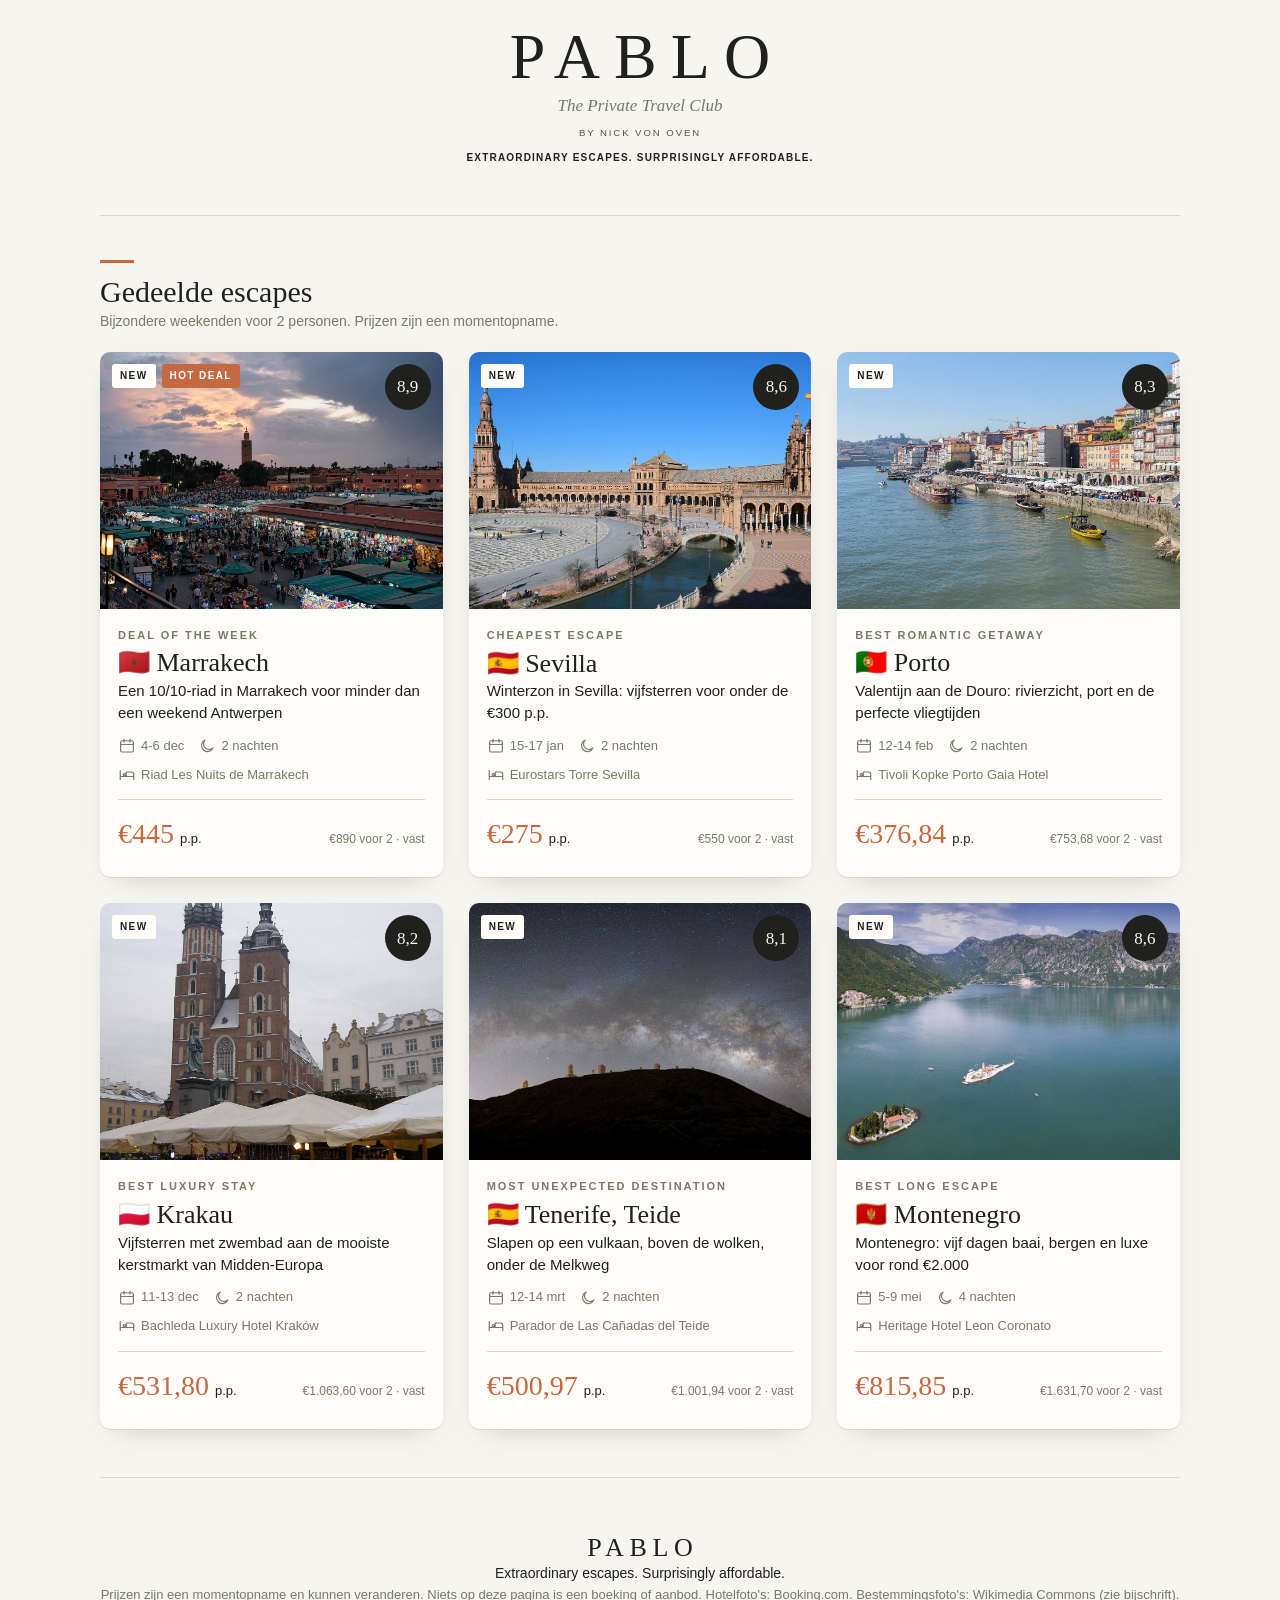
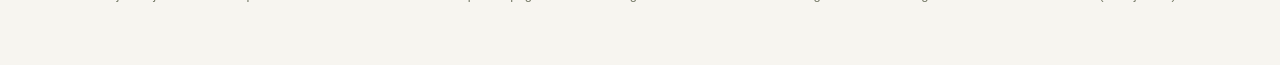
<file: index.html>
<!doctype html><html lang="nl"><head><meta charset="utf-8">
<meta name="viewport" content="width=device-width,initial-scale=1,viewport-fit=cover">
<title>PABLO · Gedeelde escapes</title><meta name="description" content="Bijzondere weekenden voor 2 personen, met gecontroleerde prijzen."><meta name="robots" content="noindex">
<link rel="canonical" href="https://nickvonoven-code.github.io/pablo-escapes/">
<meta property="og:type" content="article"><meta property="og:site_name" content="PABLO · The Private Travel Club">
<meta property="og:title" content="PABLO · Gedeelde escapes"><meta property="og:description" content="Bijzondere weekenden voor 2 personen, met gecontroleerde prijzen.">
<meta property="og:url" content="https://nickvonoven-code.github.io/pablo-escapes/"><meta property="og:image" content="https://nickvonoven-code.github.io/pablo-escapes/img/og-marrakech-dec-2026.jpg">
<meta property="og:image:width" content="1200"><meta property="og:image:height" content="630"><meta property="og:locale" content="nl_NL">
<meta name="twitter:card" content="summary_large_image"><meta name="twitter:title" content="PABLO · Gedeelde escapes">
<meta name="twitter:description" content="Bijzondere weekenden voor 2 personen, met gecontroleerde prijzen."><meta name="twitter:image" content="https://nickvonoven-code.github.io/pablo-escapes/img/og-marrakech-dec-2026.jpg">
<link rel="stylesheet" href="assets/style.css"></head><body><svg width="0" height="0" style="position:absolute"><defs><symbol id="i-plane" viewBox="0 0 24 24" fill="none" stroke="currentColor" stroke-width="1.6" stroke-linecap="round" stroke-linejoin="round"><path d="M2.5 19h19M10.5 13.5 4 11l1.5-1.5 7 1 4.5-4.5c.8-.8 2.2-.8 3 0s.8 2.2 0 3l-4.5 4.5 1 7L15 22l-2.5-6.5-3 3V21l-1.5 1-1-3-3-1 1-1.5h2.5z"/></symbol><symbol id="i-bed" viewBox="0 0 24 24" fill="none" stroke="currentColor" stroke-width="1.6" stroke-linecap="round" stroke-linejoin="round"><path d="M3 18V6M3 14h18v4M21 14v-3a3 3 0 0 0-3-3h-7v6M7 11.5a1.5 1.5 0 1 0 0-.01"/></symbol><symbol id="i-moon" viewBox="0 0 24 24" fill="none" stroke="currentColor" stroke-width="1.6" stroke-linecap="round" stroke-linejoin="round"><path d="M20 14.5A8 8 0 1 1 9.5 4a6.5 6.5 0 0 0 10.5 10.5z"/></symbol><symbol id="i-cal" viewBox="0 0 24 24" fill="none" stroke="currentColor" stroke-width="1.6" stroke-linecap="round" stroke-linejoin="round"><rect x="3.5" y="5" width="17" height="15" rx="2"/><path d="M3.5 10h17M8 3v4M16 3v4"/></symbol><symbol id="i-bag" viewBox="0 0 24 24" fill="none" stroke="currentColor" stroke-width="1.6" stroke-linecap="round" stroke-linejoin="round"><rect x="3" y="7.5" width="18" height="12.5" rx="2"/><path d="M9 7.5V5.5a1.5 1.5 0 0 1 1.5-1.5h3A1.5 1.5 0 0 1 15 5.5v2M3 13h18"/></symbol><symbol id="i-star" viewBox="0 0 24 24" fill="none" stroke="currentColor" stroke-width="1.6" stroke-linecap="round" stroke-linejoin="round"><path d="m12 3.5 2.6 5.3 5.9.9-4.3 4.1 1 5.8L12 16.9l-5.2 2.7 1-5.8L3.5 9.7l5.9-.9z"/></symbol><symbol id="i-train" viewBox="0 0 24 24" fill="none" stroke="currentColor" stroke-width="1.6" stroke-linecap="round" stroke-linejoin="round"><rect x="5" y="3.5" width="14" height="13" rx="3"/><path d="M5 10.5h14M8.5 20.5l1.5-4M15.5 20.5l-1.5-4M9 13.5h.01M15 13.5h.01"/></symbol><symbol id="i-car" viewBox="0 0 24 24" fill="none" stroke="currentColor" stroke-width="1.6" stroke-linecap="round" stroke-linejoin="round"><path d="M5 16.5V12l2-5h10l2 5v4.5M3.5 16.5h17M7 19.5v-3M17 19.5v-3M7.5 13.5h.01M16.5 13.5h.01"/></symbol><symbol id="i-clock" viewBox="0 0 24 24" fill="none" stroke="currentColor" stroke-width="1.6" stroke-linecap="round" stroke-linejoin="round"><circle cx="12" cy="12" r="8.5"/><path d="M12 7.5V12l3 2"/></symbol><symbol id="i-back" viewBox="0 0 24 24" fill="none" stroke="currentColor" stroke-width="1.6" stroke-linecap="round" stroke-linejoin="round"><path d="M15 5 8 12l7 7"/></symbol><symbol id="i-pin" viewBox="0 0 24 24" fill="none" stroke="currentColor" stroke-width="1.6" stroke-linecap="round" stroke-linejoin="round"><path d="M12 21s-6.5-6-6.5-11a6.5 6.5 0 0 1 13 0c0 5-6.5 11-6.5 11z"/><circle cx="12" cy="10" r="2.3"/></symbol><symbol id="i-sun" viewBox="0 0 24 24" fill="none" stroke="currentColor" stroke-width="1.6" stroke-linecap="round" stroke-linejoin="round"><circle cx="12" cy="12" r="4"/><path d="M12 2.5v2M12 19.5v2M2.5 12h2M19.5 12h2M5.3 5.3l1.4 1.4M17.3 17.3l1.4 1.4M5.3 18.7l1.4-1.4M17.3 6.7l1.4-1.4"/></symbol><symbol id="i-ext" viewBox="0 0 24 24" fill="none" stroke="currentColor" stroke-width="1.6" stroke-linecap="round" stroke-linejoin="round"><path d="M14 4h6v6M20 4l-9 9M18 14v5a1 1 0 0 1-1 1H5a1 1 0 0 1-1-1V7a1 1 0 0 1 1-1h5"/></symbol><symbol id="i-wallet" viewBox="0 0 24 24" fill="none" stroke="currentColor" stroke-width="1.6" stroke-linecap="round" stroke-linejoin="round"><rect x="3" y="6" width="18" height="14" rx="2"/><path d="M3 10h18M16 15h.01M6 6l9-3 1.5 3"/></symbol><symbol id="i-list" viewBox="0 0 24 24" fill="none" stroke="currentColor" stroke-width="1.6" stroke-linecap="round" stroke-linejoin="round"><path d="M9 6h11M9 12h11M9 18h11M4 6h.01M4 12h.01M4 18h.01"/></symbol></defs></svg>
<div class="home"><header class="mast"><div class="mast-in"><a href="" class="logo" style="text-decoration:none;color:inherit">PABLO</a><div class="sub">The Private Travel Club</div><div class="byline" style="font-size:.6rem;letter-spacing:.2em;text-transform:uppercase;opacity:.75;margin-top:.35rem">By Nick von Oven</div><div class="tag">Extraordinary escapes. Surprisingly affordable.</div></div></header><div class="wrap"><section class="sec"><div class="sec-h"><h2>Gedeelde escapes</h2><p>Bijzondere weekenden voor 2 personen. Prijzen zijn een momentopname.</p></div><div class="grid"><a class="card" href="marrakech-dec-2026/"><div class="card-img"><img class="ph" src="img/mar-d1.jpg" alt="Bestemming: Jemaa el-Fnaa bij zonsondergang (Wikimedia Commons)" loading="lazy"><div class="badges"><span class="badge b-new">NEW</span><span class="badge b-hot">HOT DEAL</span></div><div class="score">8,9</div></div>
<div class="card-body"><div class="kicker">Deal of the Week</div><h3>🇲🇦 Marrakech</h3><p class="hl">Een 10/10-riad in Marrakech voor minder dan een weekend Antwerpen</p>
<ul class="meta"><li><svg class="ic" viewBox="0 0 24 24" aria-hidden="true"><use href="#i-cal"/></svg>4-6 dec</li><li><svg class="ic" viewBox="0 0 24 24" aria-hidden="true"><use href="#i-moon"/></svg>2 nachten</li><li><svg class="ic" viewBox="0 0 24 24" aria-hidden="true"><use href="#i-bed"/></svg>Riad Les Nuits de Marrakech</li></ul>
<div class="price"><span class="pp">€445</span><span class="unit">p.p.</span><span class="tot">€890 voor 2 · vast</span></div></div></a><a class="card" href="sevilla-jan-2027/"><div class="card-img"><img class="ph" src="img/sev-d1.jpg" alt="Bestemming: Plaza de España (Wikimedia Commons)" loading="lazy"><div class="badges"><span class="badge b-new">NEW</span></div><div class="score">8,6</div></div>
<div class="card-body"><div class="kicker">Cheapest Escape</div><h3>🇪🇸 Sevilla</h3><p class="hl">Winterzon in Sevilla: vijfsterren voor onder de €300 p.p.</p>
<ul class="meta"><li><svg class="ic" viewBox="0 0 24 24" aria-hidden="true"><use href="#i-cal"/></svg>15-17 jan</li><li><svg class="ic" viewBox="0 0 24 24" aria-hidden="true"><use href="#i-moon"/></svg>2 nachten</li><li><svg class="ic" viewBox="0 0 24 24" aria-hidden="true"><use href="#i-bed"/></svg>Eurostars Torre Sevilla</li></ul>
<div class="price"><span class="pp">€275</span><span class="unit">p.p.</span><span class="tot">€550 voor 2 · vast</span></div></div></a><a class="card" href="porto-feb-2027/"><div class="card-img"><img class="ph" src="img/por-d1.jpg" alt="Bestemming: Ribeira vanaf de Dom Luís-brug (Wikimedia Commons)" loading="lazy"><div class="badges"><span class="badge b-new">NEW</span></div><div class="score">8,3</div></div>
<div class="card-body"><div class="kicker">Best Romantic Getaway</div><h3>🇵🇹 Porto</h3><p class="hl">Valentijn aan de Douro: rivierzicht, port en de perfecte vliegtijden</p>
<ul class="meta"><li><svg class="ic" viewBox="0 0 24 24" aria-hidden="true"><use href="#i-cal"/></svg>12-14 feb</li><li><svg class="ic" viewBox="0 0 24 24" aria-hidden="true"><use href="#i-moon"/></svg>2 nachten</li><li><svg class="ic" viewBox="0 0 24 24" aria-hidden="true"><use href="#i-bed"/></svg>Tivoli Kopke Porto Gaia Hotel</li></ul>
<div class="price"><span class="pp">€376,84</span><span class="unit">p.p.</span><span class="tot">€753,68 voor 2 · vast</span></div></div></a><a class="card" href="krakau-dec-2026/"><div class="card-img"><img class="ph" src="img/kra-d1.jpg" alt="Bestemming: kerstmarkt op de Rynek (Wikimedia Commons)" loading="lazy"><div class="badges"><span class="badge b-new">NEW</span></div><div class="score">8,2</div></div>
<div class="card-body"><div class="kicker">Best Luxury Stay</div><h3>🇵🇱 Krakau</h3><p class="hl">Vijfsterren met zwembad aan de mooiste kerstmarkt van Midden-Europa</p>
<ul class="meta"><li><svg class="ic" viewBox="0 0 24 24" aria-hidden="true"><use href="#i-cal"/></svg>11-13 dec</li><li><svg class="ic" viewBox="0 0 24 24" aria-hidden="true"><use href="#i-moon"/></svg>2 nachten</li><li><svg class="ic" viewBox="0 0 24 24" aria-hidden="true"><use href="#i-bed"/></svg>Bachleda Luxury Hotel Kraków</li></ul>
<div class="price"><span class="pp">€531,80</span><span class="unit">p.p.</span><span class="tot">€1.063,60 voor 2 · vast</span></div></div></a><a class="card" href="tenerife-teide-mrt-2027/"><div class="card-img"><img class="ph" src="img/tei-d3.jpg" alt="Bestemming: sterrenhemel boven het Teide-observatorium (Wikimedia Commons)" loading="lazy"><div class="badges"><span class="badge b-new">NEW</span></div><div class="score">8,1</div></div>
<div class="card-body"><div class="kicker">Most Unexpected Destination</div><h3>🇪🇸 Tenerife, Teide</h3><p class="hl">Slapen op een vulkaan, boven de wolken, onder de Melkweg</p>
<ul class="meta"><li><svg class="ic" viewBox="0 0 24 24" aria-hidden="true"><use href="#i-cal"/></svg>12-14 mrt</li><li><svg class="ic" viewBox="0 0 24 24" aria-hidden="true"><use href="#i-moon"/></svg>2 nachten</li><li><svg class="ic" viewBox="0 0 24 24" aria-hidden="true"><use href="#i-bed"/></svg>Parador de Las Cañadas del Teide</li></ul>
<div class="price"><span class="pp">€500,97</span><span class="unit">p.p.</span><span class="tot">€1.001,94 voor 2 · vast</span></div></div></a><a class="card" href="montenegro-mei-2027/"><div class="card-img"><img class="ph" src="img/mne-d1.jpg" alt="Bestemming: Baai van Kotor bij Perast (Wikimedia Commons, Chensiyuan, CC BY-SA 4.0)" loading="lazy"><div class="badges"><span class="badge b-new">NEW</span></div><div class="score">8,6</div></div>
<div class="card-body"><div class="kicker">Best Long Escape</div><h3>🇲🇪 Montenegro</h3><p class="hl">Montenegro: vijf dagen baai, bergen en luxe voor rond €2.000</p>
<ul class="meta"><li><svg class="ic" viewBox="0 0 24 24" aria-hidden="true"><use href="#i-cal"/></svg>5-9 mei</li><li><svg class="ic" viewBox="0 0 24 24" aria-hidden="true"><use href="#i-moon"/></svg>4 nachten</li><li><svg class="ic" viewBox="0 0 24 24" aria-hidden="true"><use href="#i-bed"/></svg>Heritage Hotel Leon Coronato</li></ul>
<div class="price"><span class="pp">€815,85</span><span class="unit">p.p.</span><span class="tot">€1.631,70 voor 2 · vast</span></div></div></a></div></section><footer class="foot"><div class="logo s">PABLO</div><div>Extraordinary escapes. Surprisingly affordable.</div><div class="small">Prijzen zijn een momentopname en kunnen veranderen. Niets op deze pagina is een boeking of aanbod. Hotelfoto's: Booking.com. Bestemmingsfoto's: Wikimedia Commons (zie bijschrift).</div></footer></div></div></body></html>
</file>
<file: assets/style.css>
:root{--ivory:#F7F5F0;--char:#20201E;--sand:#DED5C7;--olive:#777B68;--accent:#C46A43;--paper:#FFFDF9;
--serif:"Iowan Old Style","Palatino Linotype",Palatino,"Book Antiqua",Georgia,serif;
--sans:-apple-system,BlinkMacSystemFont,"SF Pro Text","Helvetica Neue",Inter,Arial,sans-serif}
*{box-sizing:border-box}html{scroll-behavior:smooth;-webkit-text-size-adjust:100%}
body{margin:0;background:var(--ivory);color:var(--char);font:16px/1.6 var(--sans);-webkit-font-smoothing:antialiased}
img{display:block;max-width:100%}a{color:inherit}
.ic{width:18px;height:18px;flex:none;vertical-align:-3px}
.wrap{max-width:1120px;margin:0 auto;padding:0 20px}
/* masthead */
.mast{background:var(--ivory)}
.mast-in{text-align:center;padding:22px 20px 10px}
.edition{font-size:11px;letter-spacing:.18em;text-transform:uppercase;color:var(--olive)}
.logo{font-family:var(--serif);font-size:44px;letter-spacing:.22em;line-height:1.1;margin:6px 0 0;padding-left:.22em}
.logo.s{font-size:26px}
.sub{font-family:var(--serif);font-style:italic;font-size:17px;color:var(--olive)}
.tag{font-size:12px;letter-spacing:.08em;margin-top:6px}
.nav{position:sticky;top:0;z-index:20;background:rgba(247,245,240,.94);backdrop-filter:blur(8px);-webkit-backdrop-filter:blur(8px);border-bottom:1px solid var(--sand);display:flex;gap:22px;overflow-x:auto;padding:10px 20px 12px;justify-content:flex-start;scrollbar-width:none;border-top:1px solid var(--sand)}
.nav::-webkit-scrollbar{display:none}
.nav a{text-decoration:none;font-size:12px;letter-spacing:.14em;text-transform:uppercase;white-space:nowrap;color:var(--char)}
.nav a:hover{color:var(--accent)}
@media(min-width:760px){.nav{justify-content:center}.logo{font-size:64px}}
/* lead */
.lead{display:block;position:relative;text-decoration:none;color:#fff;min-height:78vh;overflow:hidden;background:var(--char)}
.lead .ph,.a-hero .ph{position:absolute;inset:0;width:100%;height:100%;object-fit:cover}
.lead:after,.a-hero:after{content:"";position:absolute;inset:0;background:linear-gradient(180deg,rgba(0,0,0,.05) 30%,rgba(20,20,18,.82))}
.lead-over,.a-over{position:absolute;z-index:2;left:0;right:0;bottom:0;padding:28px 20px 34px;max-width:1120px;margin:0 auto}
.lead h1,.a-over h1{font-family:var(--serif);font-weight:500;font-size:34px;line-height:1.12;margin:8px 0 10px;max-width:820px}
.lede{font-size:17px;opacity:.92;max-width:640px;margin:0 0 14px}
.lead-meta{display:flex;flex-wrap:wrap;gap:16px;align-items:center;font-size:14px}
.lead-meta span{display:inline-flex;gap:6px;align-items:center}
.lead-price{background:var(--accent);padding:4px 12px;border-radius:99px;font-weight:600}
.cta{display:inline-block;margin-top:16px;font-size:13px;letter-spacing:.12em;text-transform:uppercase;border-bottom:1px solid #fff;padding-bottom:2px}
@media(min-width:760px){.lead h1,.a-over h1{font-size:54px}.lead-over,.a-over{padding:40px 40px 54px}}
.kicker{font-size:11px;letter-spacing:.18em;text-transform:uppercase;color:var(--olive);font-weight:600}
.kicker.light{color:#F0E6DA}
.badges{display:flex;gap:6px;flex-wrap:wrap}
.badge{font-size:10px;font-weight:700;letter-spacing:.14em;padding:4px 8px;border-radius:3px;background:var(--paper);color:var(--char)}
.b-hot{background:var(--accent);color:#fff}.b-drop{background:var(--olive);color:#fff}
/* home */
.greet{font-family:var(--serif);font-size:24px;line-height:1.3;margin:40px 0 10px;max-width:700px}
.stamp{display:flex;gap:8px;align-items:flex-start;font-size:13px;color:var(--olive);margin:0 0 10px}
.sec{padding:44px 0 8px;border-top:1px solid var(--sand);margin-top:36px}
.sec-h{display:flex;flex-direction:column;gap:2px;margin-bottom:20px}
.sec-h h2{font-family:var(--serif);font-weight:500;font-size:30px;margin:0;line-height:1.1}
.sec-h h2:before{content:"";display:block;width:34px;height:3px;background:var(--accent);margin-bottom:12px}
.sec-h p{margin:0;color:var(--olive);font-size:14px}
.feed{list-style:none;margin:0;padding:0}
.feed li{border-bottom:1px solid var(--sand)}
.feed a{display:flex;gap:14px;padding:14px 0;text-decoration:none;align-items:center}
.feed .ph{width:86px;height:86px;object-fit:cover;border-radius:6px;flex:none}
.feed-m{display:flex;gap:8px;align-items:center;flex-wrap:wrap;margin-bottom:4px}
.feed time{font-size:12px;color:var(--olive);font-variant-numeric:tabular-nums}
.feed .badge{background:var(--sand)}.feed .b-hot{background:var(--accent)}
.feed h4{font-family:var(--serif);font-weight:500;font-size:18px;line-height:1.25;margin:0 0 4px}
.feed-p{font-size:13px;color:var(--olive)}
.grid{display:grid;grid-template-columns:1fr;gap:26px}
@media(min-width:700px){.grid{grid-template-columns:1fr 1fr}}
@media(min-width:1020px){.grid{grid-template-columns:1fr 1fr 1fr}}
.card{display:block;text-decoration:none;background:var(--paper);border-radius:10px;overflow:hidden;box-shadow:0 1px 0 var(--sand),0 10px 30px -18px rgba(32,32,30,.35);transition:transform .2s}
.card:hover{transform:translateY(-3px)}
.card-img{position:relative;aspect-ratio:4/3;overflow:hidden}
.card-img .ph{width:100%;height:100%;object-fit:cover}
.card-img .badges{position:absolute;top:12px;left:12px}
.score{position:absolute;top:12px;right:12px;width:46px;height:46px;border-radius:50%;background:var(--char);color:var(--ivory);display:grid;place-items:center;font-family:var(--serif);font-size:17px}
.card-body{padding:18px 18px 20px}
.card h3{font-family:var(--serif);font-weight:500;font-size:26px;margin:4px 0 2px;line-height:1.15}
.hl{margin:0 0 12px;font-size:15px;line-height:1.45}
.meta{list-style:none;padding:0;margin:0 0 14px;display:flex;flex-wrap:wrap;gap:8px 14px;font-size:13px;color:var(--olive)}
.meta li{display:inline-flex;gap:5px;align-items:center}
.price{display:flex;align-items:baseline;gap:6px;flex-wrap:wrap;border-top:1px solid var(--sand);padding-top:12px}
.pp{font-family:var(--serif);font-size:28px;color:var(--accent)}.unit{font-size:13px}.tot{font-size:12px;color:var(--olive);margin-left:auto}
.chips{display:flex;flex-wrap:wrap;gap:8px;margin:-4px 0 20px;align-items:center}
.chip{font:600 12px var(--sans);letter-spacing:.06em;border:1px solid var(--sand);background:transparent;padding:7px 12px;border-radius:99px;cursor:pointer;display:inline-flex;gap:5px;align-items:center;color:var(--char)}
.chip .ic{width:14px;height:14px}.chip.on{background:var(--char);color:var(--ivory);border-color:var(--char)}
.sp{flex:1}
.tbl{overflow-x:auto}table{border-collapse:collapse;width:100%;font-size:14px;min-width:620px}
th{font-size:11px;letter-spacing:.12em;text-transform:uppercase;color:var(--olive);text-align:left;font-weight:600;padding:8px 10px;border-bottom:1px solid var(--char)}
td{padding:12px 10px;border-bottom:1px solid var(--sand);vertical-align:top}td small{display:block;color:var(--olive);font-size:12px}
td a{text-decoration:none;font-weight:600}.r{text-align:right;font-variant-numeric:tabular-nums}
.lw{list-style:none;padding:0;margin:0 0 12px}
.lw li{display:grid;grid-template-columns:1fr;gap:2px;padding:12px 0;border-bottom:1px solid var(--sand);font-size:14px}
.lw em{font-style:normal;color:var(--accent);font-weight:600;font-size:13px}
@media(min-width:700px){.lw li{grid-template-columns:240px 1fr 220px}}
.mini{font-family:var(--serif);font-weight:500;font-size:20px;margin:28px 0 4px}.mini small{font-family:var(--sans);font-size:12px;color:var(--olive)}
.ph{display:block;background-position:center;background-size:cover;background-repeat:no-repeat;background-color:var(--sand)}
.wish{background:var(--paper);border-radius:10px;overflow:hidden;display:grid;grid-template-columns:1fr}
.wish .ph{width:100%;aspect-ratio:16/10}.wish-b{padding:22px}
.wish h3{font-family:var(--serif);font-weight:500;font-size:28px;margin:6px 0 12px}
@media(min-width:800px){.wish{grid-template-columns:1.2fr 1fr}.wish .ph{height:100%;min-height:360px;aspect-ratio:auto}}
dl{margin:0 0 16px;font-size:14px}dt{font-size:11px;letter-spacing:.12em;text-transform:uppercase;color:var(--olive);margin-top:10px}dd{margin:2px 0 0}
.notes{padding-left:18px;font-size:15px}.notes li{margin:6px 0}
.foot{text-align:center;padding:50px 0 60px;border-top:1px solid var(--sand);margin-top:40px;font-size:14px}
.small{font-size:13px;color:var(--olive)}
.btn{display:inline-flex;gap:8px;align-items:center;text-decoration:none;font-size:13px;font-weight:600;letter-spacing:.04em;border:1px solid var(--char);padding:10px 14px;border-radius:99px;margin-top:6px}
.btn .ic{width:14px;height:14px}.btn-dark{background:var(--char);color:var(--ivory)}
/* article routing */
.article{display:none;background:var(--ivory)}
.article:target{display:block}
body:has(.article:target) .home{display:none}
.backbar{position:sticky;top:0;z-index:30;display:flex;gap:6px;align-items:center;padding:12px 20px;background:rgba(247,245,240,.92);backdrop-filter:blur(8px);-webkit-backdrop-filter:blur(8px);text-decoration:none;font-size:13px;letter-spacing:.1em;text-transform:uppercase;border-bottom:1px solid var(--sand)}
.backbar.bottom{position:static;background:none;border:0;padding:30px 0 60px}
.a-hero{position:relative;min-height:72vh;color:#fff;overflow:hidden;background:var(--char)}
.credit{position:absolute;z-index:2;right:12px;top:10px;font-size:10px;opacity:.75;max-width:60%;text-align:right}
.a-over .badges{margin-bottom:10px}
.facts{display:grid;grid-template-columns:1fr 1fr;gap:1px;background:var(--sand);border:1px solid var(--sand);border-radius:10px;overflow:hidden;margin:18px 0 26px}
.facts div{background:var(--paper);padding:14px;display:flex;flex-direction:column;gap:2px;font-size:14px}
.facts .ic{color:var(--accent);margin-bottom:4px}.facts span{font-size:12px;color:var(--olive)}
.facts div:last-child{grid-column:1/-1}
@media(min-width:760px){.facts{grid-template-columns:repeat(5,1fr)}.facts div:last-child{grid-column:auto}}
.intro{font-family:var(--serif);font-size:21px;line-height:1.5;max-width:760px}
.sh{font-family:var(--serif);font-weight:500;font-size:26px;margin:44px 0 16px;display:flex;align-items:center;gap:12px}
.sh:before{content:"";width:22px;height:3px;background:var(--accent)}
.gallery{display:flex;gap:12px;overflow-x:auto;scroll-snap-type:x mandatory;padding-bottom:8px;margin:0 -20px;padding-left:20px;padding-right:20px}
.gallery figure{margin:0;flex:0 0 82%;scroll-snap-align:start}
@media(min-width:760px){.gallery figure{flex-basis:44%}}
.gallery .ph{width:100%;aspect-ratio:4/3;object-fit:cover;border-radius:8px}
figcaption{font-size:13px;margin-top:8px;display:flex;gap:8px;align-items:center}
.tag{font-size:10px;font-weight:700;letter-spacing:.12em;text-transform:uppercase;padding:3px 7px;border-radius:3px}
.tag-h{background:var(--char);color:var(--ivory)}.tag-d{background:var(--sand)}
.costs{background:var(--paper);border-radius:10px;padding:18px}
.stack{display:flex;height:18px;border-radius:99px;overflow:hidden;margin-bottom:14px}
.legend{list-style:none;padding:0;margin:0;font-size:14px}
.legend li{display:flex;gap:10px;align-items:center;padding:7px 0;border-bottom:1px solid var(--sand)}
.legend i{width:10px;height:10px;border-radius:50%;flex:none}.legend span{flex:1}
.legend b{font-variant-numeric:tabular-nums}.legend .sum{border:0;font-weight:700;padding-top:12px}
.tiers{display:grid;grid-template-columns:1fr;gap:12px;margin:14px 0 8px}
@media(min-width:700px){.tiers{grid-template-columns:repeat(3,1fr)}}
.tier{border:1px solid var(--sand);border-radius:10px;padding:16px;background:var(--ivory)}
.tier-on{border-color:var(--char);background:var(--paper)}
.tier-n{font-size:11px;letter-spacing:.16em;text-transform:uppercase;color:var(--olive);font-weight:700}
.tier-pp{font-family:var(--serif);font-size:30px;color:var(--accent);line-height:1.2}.tier-pp small{font-family:var(--sans);font-size:13px;color:var(--char)}
.tier-t{font-weight:600;font-size:15px}.tier-v{font-size:12px;color:var(--olive);margin-top:6px}
.tbar{height:6px;background:var(--sand);border-radius:99px;margin-top:10px;overflow:hidden}.tbar span{display:block;height:100%;background:var(--olive)}
.tier-on .tbar span{background:var(--accent)}
.legs{display:grid;gap:12px}@media(min-width:760px){.legs{grid-template-columns:1fr 1fr}}
.leg{background:var(--paper);border-radius:10px;padding:18px}
.leg-top{display:flex;justify-content:space-between;align-items:center;font-size:13px;color:var(--olive)}
.leg-dir{display:inline-flex;gap:6px;align-items:center}.leg-price{font-family:var(--serif);font-size:24px;color:var(--accent)}.leg-price small{font-size:12px;color:var(--char);font-family:var(--sans)}
.leg-route{display:flex;align-items:center;gap:10px;margin:12px 0 4px;font-family:var(--serif);font-size:26px}
.line{flex:1;border-top:1px dashed var(--olive);position:relative;text-align:center}.line em{position:relative;top:-11px;background:var(--paper);padding:0 6px;font-family:var(--sans);font-style:normal;font-size:12px;color:var(--olive)}
.leg-sub{font-size:14px}.leg-bag{display:flex;gap:6px;align-items:center;font-size:13px;color:var(--olive);margin:8px 0 4px}
.hotel{background:var(--paper);border-radius:10px;overflow:hidden;display:grid}
.hotel .ph{width:100%;aspect-ratio:16/10;object-fit:cover}.hotel-b{padding:20px}
@media(min-width:800px){.hotel{grid-template-columns:1fr 1fr}.hotel .ph{height:100%;min-height:380px;aspect-ratio:auto}}
.hotel-top{display:flex;justify-content:space-between;gap:10px;align-items:flex-start}
.hotel h3{font-family:var(--serif);font-weight:500;font-size:24px;margin:0;line-height:1.2}
.rate{background:var(--char);color:var(--ivory);border-radius:6px 6px 6px 0;padding:5px 9px;font-weight:700;font-size:15px}
.hl-list,.plain{list-style:none;padding:0;margin:12px 0;font-size:14px}
.hl-list li,.plain li{display:flex;gap:10px;align-items:flex-start;padding:7px 0;border-bottom:1px solid var(--sand)}
.hl-list .ic,.plain .ic{color:var(--accent);margin-top:2px}
.note{display:flex;gap:12px;background:var(--sand);border-radius:10px;padding:14px 16px;margin-top:12px;font-size:14px}.note .ic{color:var(--accent)}
.itin{list-style:none;padding:0;margin:0;border-left:2px solid var(--sand);margin-left:8px}
.itin li{position:relative;padding:0 0 22px 22px}
.itin li:before{content:"";position:absolute;left:-7px;top:6px;width:12px;height:12px;border-radius:50%;background:var(--accent)}
.day{font-size:11px;letter-spacing:.16em;text-transform:uppercase;color:var(--olive);font-weight:700}
.itin h4{font-family:var(--serif);font-weight:500;font-size:20px;margin:2px 0 4px}.itin p{margin:0;font-size:15px}
.scores{list-style:none;padding:0;margin:0}
.scores li{display:grid;grid-template-columns:130px 1fr 34px;gap:12px;align-items:center;padding:6px 0;font-size:14px}
.scores small{color:var(--olive)}.sb{height:8px;background:var(--sand);border-radius:99px;overflow:hidden}.sb span{display:block;height:100%;background:var(--olive)}
.scores b{text-align:right;font-variant-numeric:tabular-nums}
.pc{display:grid;gap:12px;margin-top:20px}@media(min-width:700px){.pc{grid-template-columns:1fr 1fr}}
.pc>div{background:var(--paper);border-radius:10px;padding:16px 18px}.pc h4{margin:0 0 6px;font-size:12px;letter-spacing:.14em;text-transform:uppercase}
.pc ul{margin:0;padding-left:0;list-style:none;font-size:14px}.pc li{padding:4px 0 4px 22px;position:relative}
.pc li:before{content:"+";position:absolute;left:0;color:var(--olive);font-weight:700}.pc .con li:before{content:"−";color:var(--accent)}
.verdict{font-family:var(--serif);font-size:22px;line-height:1.4;margin:28px 0 0;padding:4px 0 4px 18px;border-left:3px solid var(--accent)}
.verdict cite{display:block;font-family:var(--sans);font-style:normal;font-size:12px;letter-spacing:.14em;text-transform:uppercase;color:var(--olive);margin-top:8px}
.todo{list-style:none;padding:0;margin:0;background:var(--paper);border-radius:10px}
.todo li{border-bottom:1px solid var(--sand)}.todo li:last-child{border:0}
.todo label{display:flex;gap:12px;align-items:center;padding:14px 16px;cursor:pointer;font-size:15px}
.todo input{appearance:none;-webkit-appearance:none;width:22px;height:22px;border:1.5px solid var(--olive);border-radius:6px;flex:none;display:grid;place-items:center;margin:0}
.todo input:checked{background:var(--accent);border-color:var(--accent)}
.todo input:checked:after{content:"";width:6px;height:11px;border:solid #fff;border-width:0 2px 2px 0;transform:rotate(45deg) translate(-1px,-1px)}
.todo input:checked+span{text-decoration:line-through;color:var(--olive)}
.prog{font-family:var(--sans);font-size:13px;color:var(--olive);margin-left:auto}
.hide{display:none!important}

.share{display:flex;flex-wrap:wrap;gap:10px;align-items:center;margin:0 0 14px}.share .btn{margin-top:0;background:var(--accent);border-color:#C46A43;color:#fff}.share-u{font-size:12px;color:var(--olive);word-break:break-all}.share-off{font-size:12px;color:var(--olive)}.share-off .ic{width:14px;height:14px}

.cr{color:var(--olive);font-size:11px;margin-left:4px}.home .grid{margin-top:18px}a.credit{text-decoration:none}
</file>
